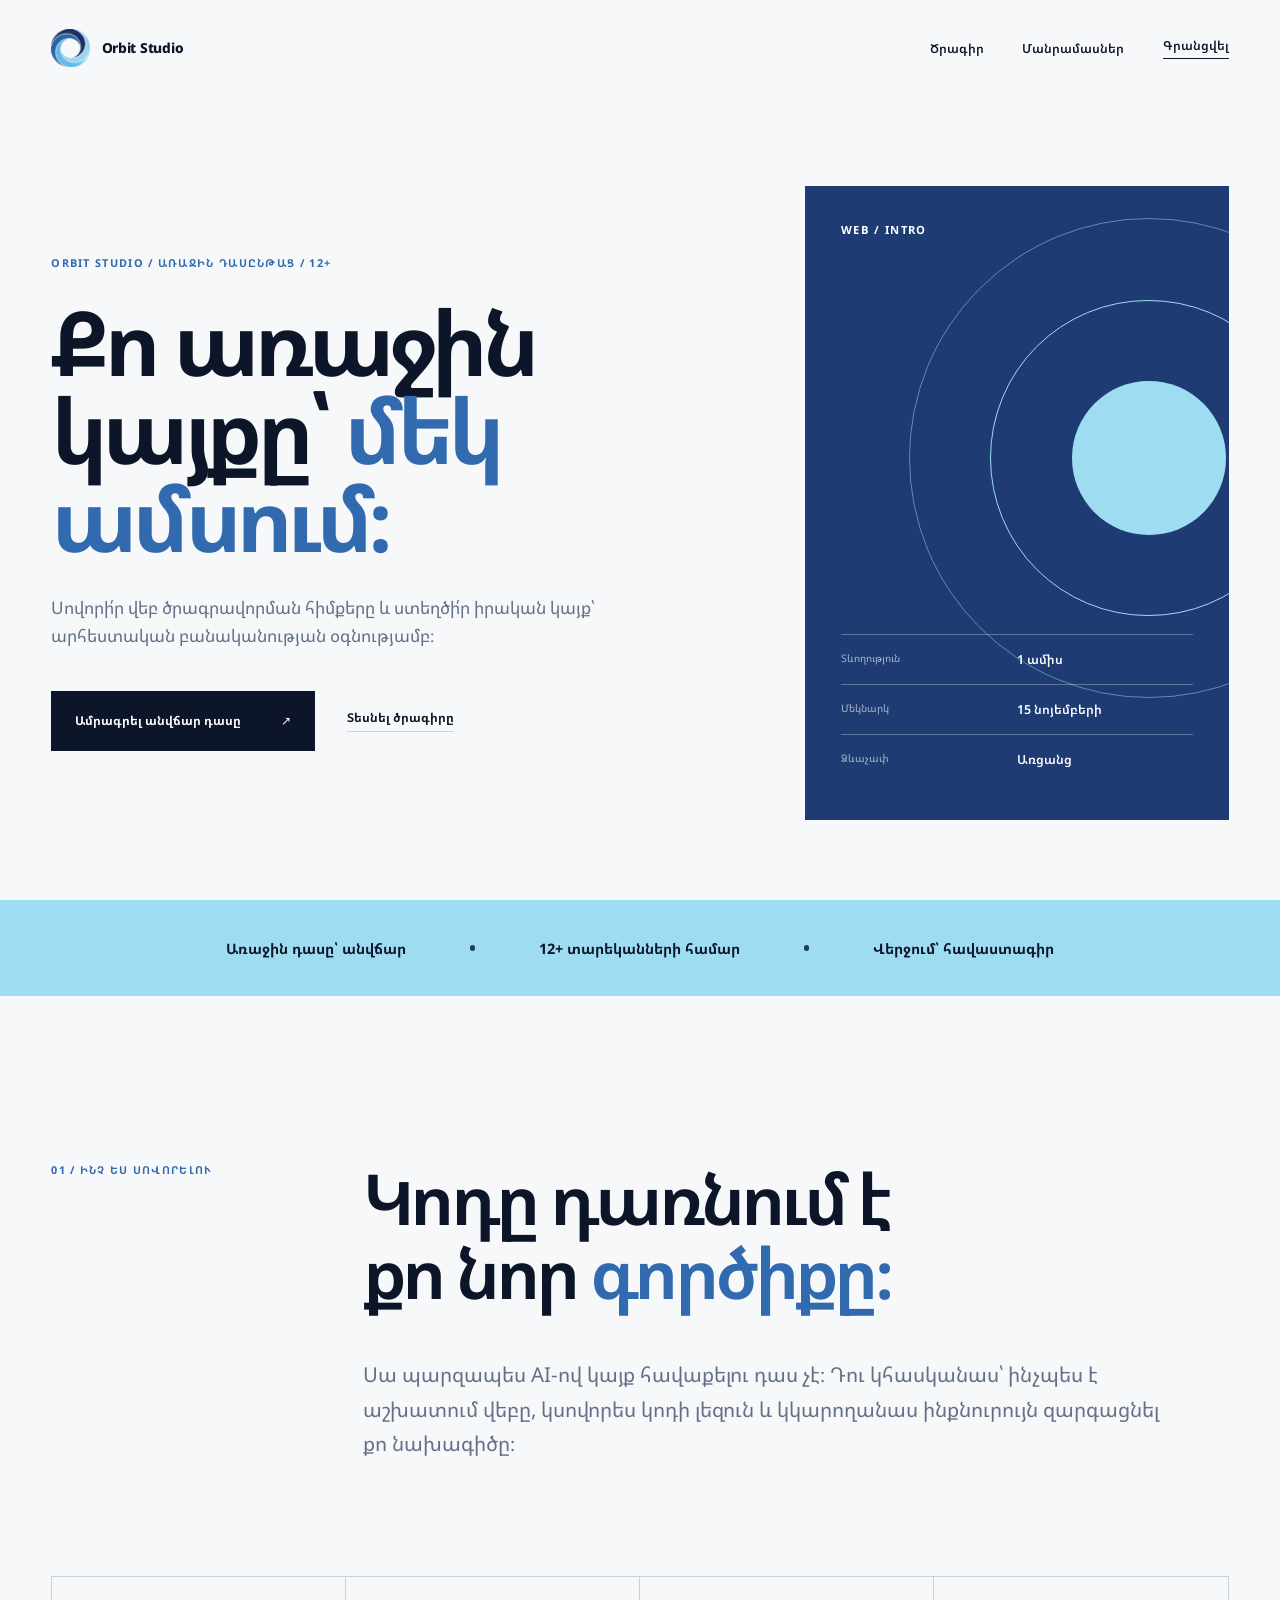
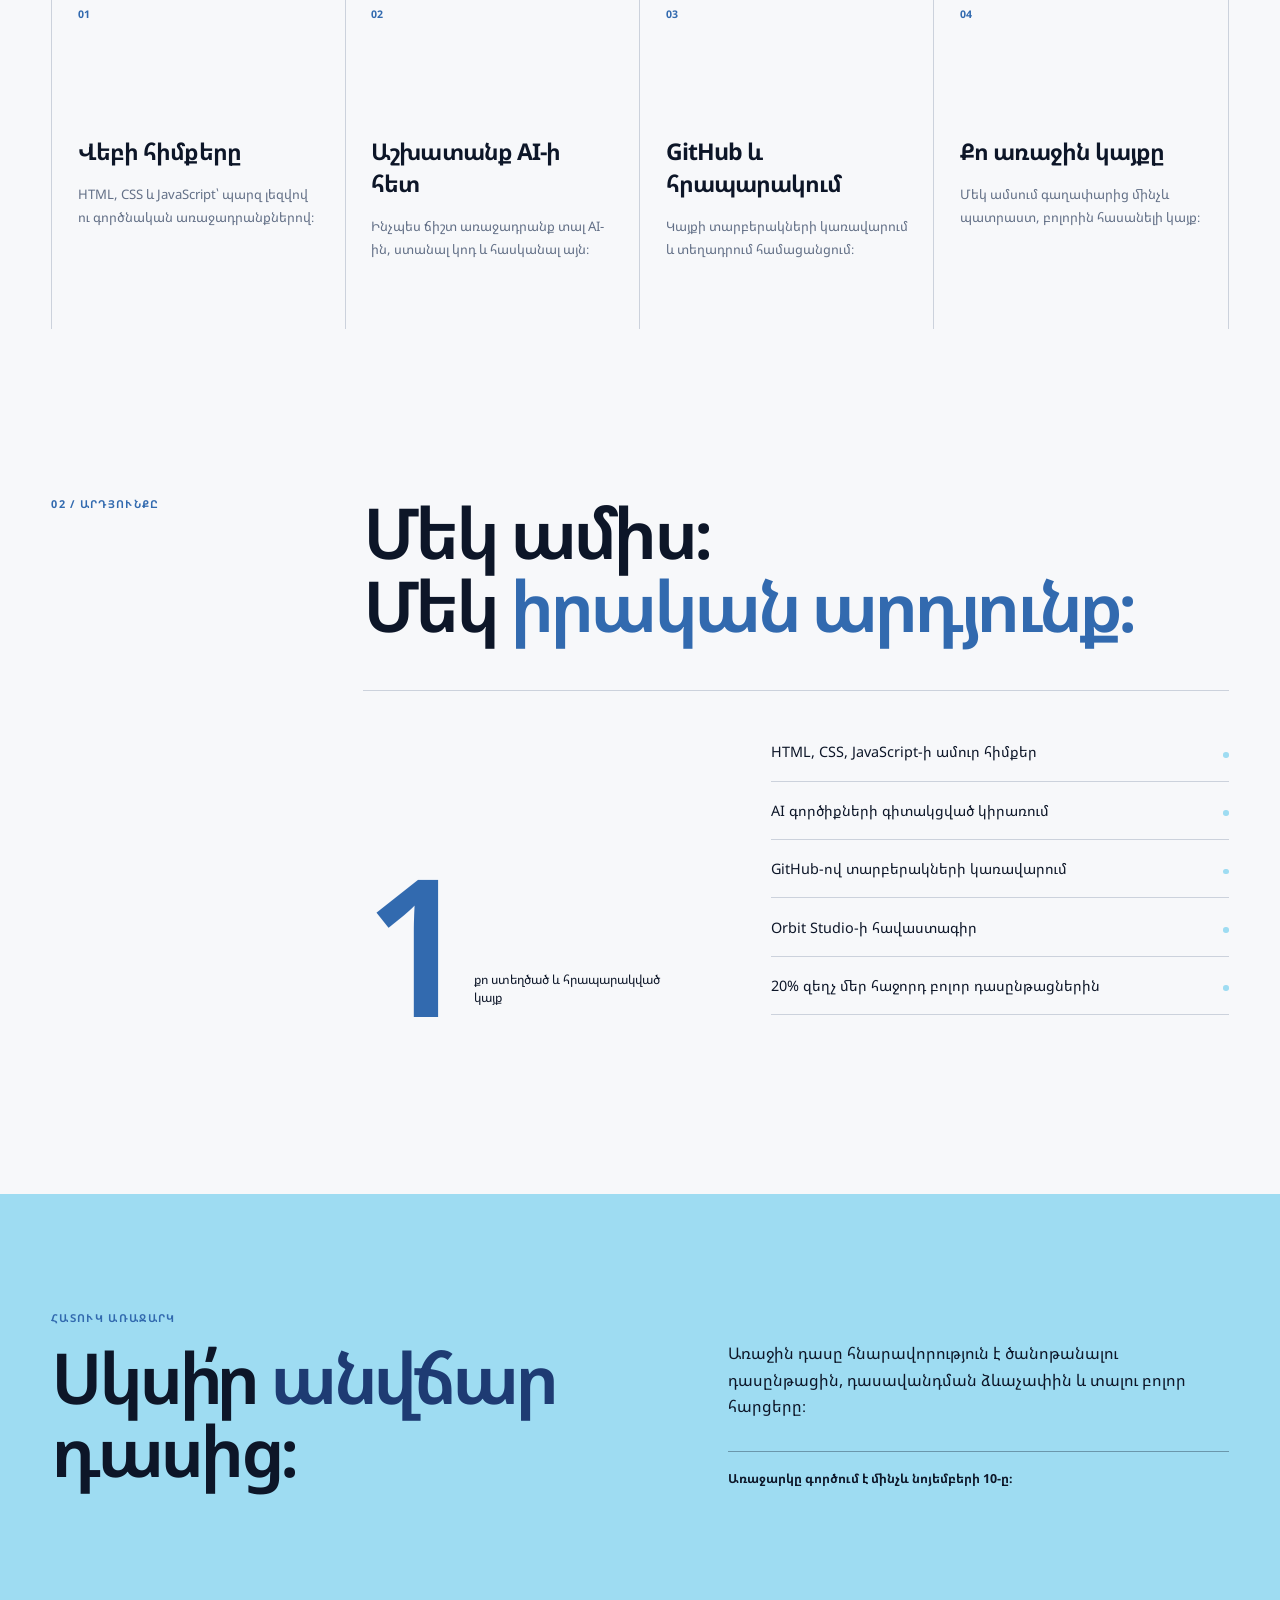
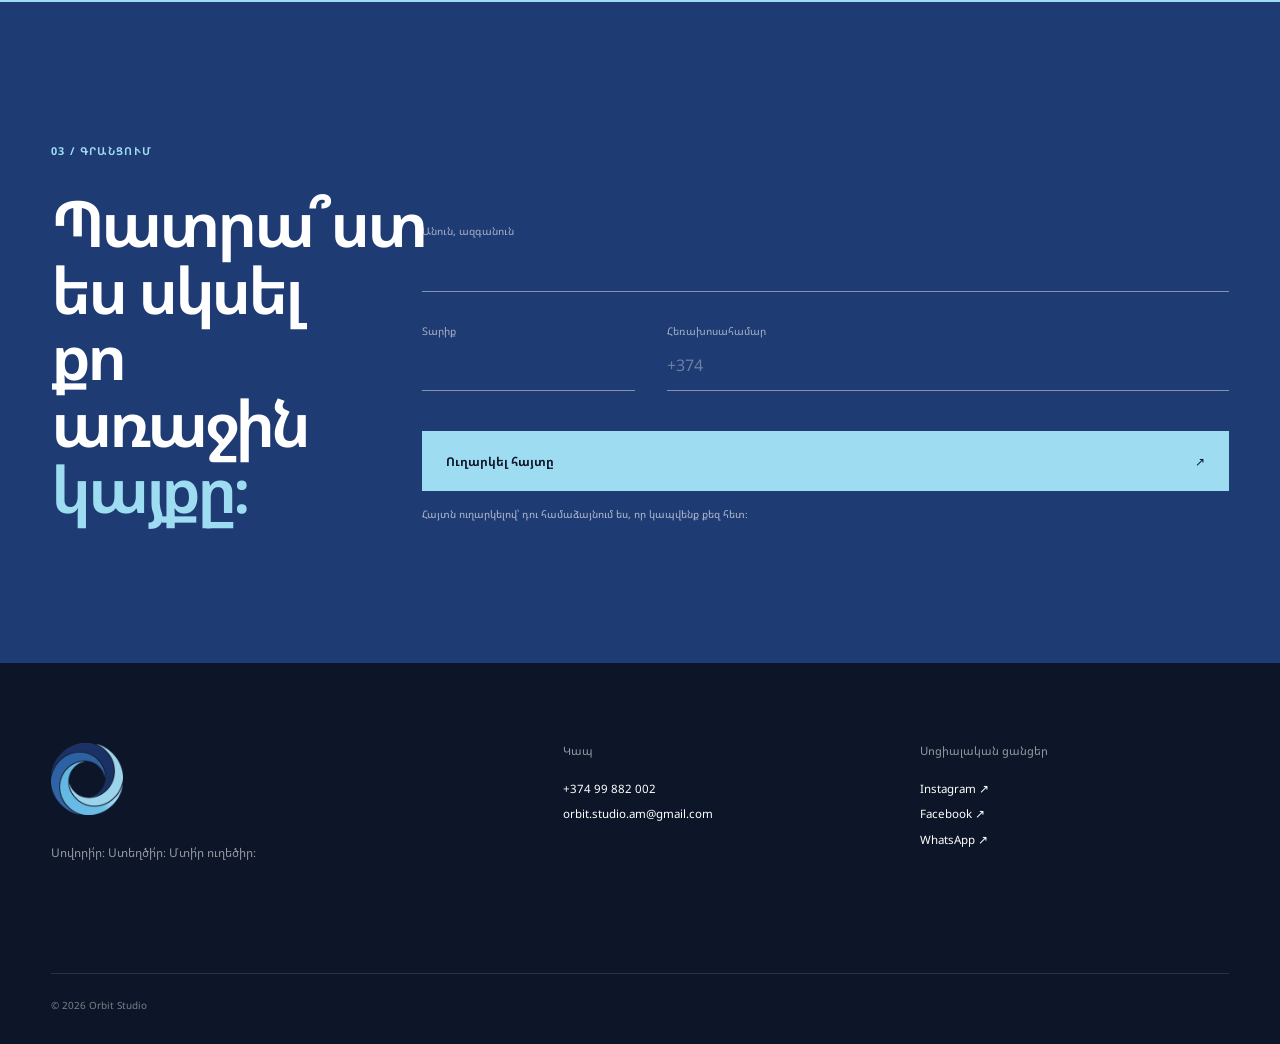
<file: index.html>
<!doctype html>
<html lang="hy">
<head>
  <!-- Google tag (gtag.js) -->
  <script async src="https://www.googletagmanager.com/gtag/js?id=G-Q99MQCWEY4"></script>
  <script>
    window.dataLayer = window.dataLayer || [];
    function gtag(){dataLayer.push(arguments);}
    gtag('js', new Date());
    gtag('config', 'G-Q99MQCWEY4');
  </script>
  <meta charset="utf-8">
  <meta name="viewport" content="width=device-width, initial-scale=1">
  <meta name="theme-color" content="#0d1628">
  <meta name="description" content="Սովորի՛ր վեբ ծրագրավորման հիմքերը և ստեղծի՛ր իրական կայք՝ արհեստական բանականության օգնությամբ։ Orbit Studio Web Intro։">
  <link rel="canonical" href="https://orbit-studio.am/">
  <meta property="og:type" content="website">
  <meta property="og:url" content="https://orbit-studio.am/">
  <meta property="og:title" content="Web Intro — Orbit Studio">
  <meta property="og:description" content="Սովորի՛ր վեբ ծրագրավորման հիմքերը և ստեղծի՛ր իրական կայք՝ արհեստական բանականության օգնությամբ։">
  <title>Web Intro — Orbit Studio</title>
  <link rel="icon" href="./favicon.svg" type="image/svg+xml">
  <link rel="preconnect" href="https://fonts.googleapis.com">
  <link rel="preconnect" href="https://fonts.gstatic.com" crossorigin>
  <link href="https://fonts.googleapis.com/css2?family=Noto+Sans+Armenian:wght@400;500;600;700;800&display=swap" rel="stylesheet">
  <link rel="stylesheet" href="./styles.css">
  <script src="./script.js" defer></script>
</head>
<body>
  <div class="site-shell">
    <header class="site-header">
      <a class="brand" href="#top" aria-label="Orbit Studio — գլխավոր էջ">
        <img src="./img/orbit_logo.svg" alt="">
        <span>Orbit Studio</span>
      </a>
      <nav aria-label="Հիմնական նավիգացիա">
        <a href="#program">Ծրագիր</a>
        <a href="#details">Մանրամասներ</a>
        <a class="nav-cta" href="#apply">Գրանցվել</a>
      </nav>
    </header>
    <main id="top">
      <section class="hero" aria-labelledby="hero-title">
        <div class="hero-copy">
          <p class="eyebrow">Orbit Studio / Առաջին դասընթաց / 12+</p>
          <h1 id="hero-title">Քո առաջին<br>կայքը՝ <em>մեկ ամսում։</em></h1>
          <p class="hero-summary">Սովորի՛ր վեբ ծրագրավորման հիմքերը և ստեղծի՛ր իրական կայք՝ արհեստական բանականության օգնությամբ։</p>
          <div class="hero-actions">
            <a class="button button-primary" href="#apply">Ամրագրել անվճար դասը <span aria-hidden="true">↗</span></a>
            <a class="text-link" href="#program">Տեսնել ծրագիրը</a>
          </div>
        </div>
        <aside class="hero-panel" aria-label="Դասընթացի հիմնական տվյալներ">
          <div class="panel-mark">WEB / INTRO</div>
          <div class="panel-orbit" aria-hidden="true"><span></span><span></span><span></span></div>
          <dl>
            <div><dt>Տևողություն</dt><dd>1 ամիս</dd></div>
            <div><dt>Մեկնարկ</dt><dd>15 նոյեմբերի</dd></div>
            <div><dt>Ձևաչափ</dt><dd>Առցանց</dd></div>
          </dl>
        </aside>
      </section>
      <section class="ticker" aria-label="Կարևոր տեղեկություն">
        <span>Առաջին դասը՝ անվճար</span><i></i>
        <span>12+ տարեկանների համար</span><i></i>
        <span>Վերջում՝ հավաստագիր</span>
      </section>
      <section class="intro section-grid" id="program">
        <p class="section-label">01 / Ինչ ես սովորելու</p>
        <div class="section-content">
          <h2>Կոդը դառնում է<br>քո նոր <em>գործիքը։</em></h2>
          <p class="lead">Սա պարզապես AI-ով կայք հավաքելու դաս չէ։ Դու կհասկանաս՝ ինչպես է աշխատում վեբը, կսովորես կոդի լեզուն և կկարողանաս ինքնուրույն զարգացնել քո նախագիծը։</p>
        </div>
      </section>
      <section class="curriculum" aria-label="Դասընթացի ծրագիր">
        <article><span>01</span><h3>Վեբի հիմքերը</h3><p>HTML, CSS և JavaScript՝ պարզ լեզվով ու գործնական առաջադրանքներով։</p></article>
        <article><span>02</span><h3>Աշխատանք AI-ի հետ</h3><p>Ինչպես ճիշտ առաջադրանք տալ AI-ին, ստանալ կոդ և հասկանալ այն։</p></article>
        <article><span>03</span><h3>GitHub և հրապարակում</h3><p>Կայքի տարբերակների կառավարում և տեղադրում համացանցում։</p></article>
        <article><span>04</span><h3>Քո առաջին կայքը</h3><p>Մեկ ամսում գաղափարից մինչև պատրաստ, բոլորին հասանելի կայք։</p></article>
      </section>
      <section class="outcome section-grid" id="details">
        <p class="section-label">02 / Արդյունքը</p>
        <div class="section-content">
          <h2>Մեկ ամիս։<br>Մեկ <em>իրական արդյունք։</em></h2>
          <div class="outcome-grid">
            <div class="big-stat"><strong>1</strong><span>քո ստեղծած և հրապարակված կայք</span></div>
            <ul>
              <li>HTML, CSS, JavaScript-ի ամուր հիմքեր</li>
              <li>AI գործիքների գիտակցված կիրառում</li>
              <li>GitHub-ով տարբերակների կառավարում</li>
              <li>Orbit Studio-ի հավաստագիր</li>
              <li>20% զեղչ մեր հաջորդ բոլոր դասընթացներին</li>
            </ul>
          </div>
        </div>
      </section>
      <section class="offer" aria-label="Հատուկ առաջարկ">
        <div><p class="eyebrow">Հատուկ առաջարկ</p><h2>Սկսի՛ր <em>անվճար</em> դասից։</h2></div>
        <div class="offer-note">
          <p>Առաջին դասը հնարավորություն է ծանոթանալու դասընթացին, դասավանդման ձևաչափին և տալու բոլոր հարցերը։</p>
          <strong>Առաջարկը գործում է մինչև նոյեմբերի 10-ը։</strong>
        </div>
      </section>
      <section class="apply section-grid" id="apply">
        <div>
          <p class="section-label light">03 / Գրանցում</p>
          <h2>Պատրա՞ստ ես սկսել<br>քո առաջին <em>կայքը։</em></h2>
        </div>
        <form id="registration-form" action="https://formspree.io/f/mwlvwpwe" method="POST">
          <input type="hidden" name="_subject" value="Նոր հայտ — Orbit Studio Web Intro">
          <label><span>Անուն, ազգանուն</span><input name="name" autocomplete="name" required></label>
          <div class="form-row">
            <label><span>Տարիք</span><input name="age" type="number" min="12" inputmode="numeric" required></label>
            <label><span>Հեռախոսահամար</span><input name="phone" type="tel" autocomplete="tel" placeholder="+374" required></label>
          </div>
          <button class="button button-light" type="submit" id="submit-button">Ուղարկել հայտը <span aria-hidden="true">↗</span></button>
          <p class="form-note" id="form-status" aria-live="polite">Հայտն ուղարկելով՝ դու համաձայնում ես, որ կապվենք քեզ հետ։</p>
        </form>
      </section>
    </main>
    <footer>
      <div class="footer-brand">
        <img src="./img/orbit_logo.svg" alt="Orbit Studio">
        <p>Սովորի՛ր։ Ստեղծի՛ր։ Մտի՛ր ուղեծիր։</p>
      </div>
      <div class="footer-contact">
        <p>Կապ</p>
        <a href="tel:+37499882002">+374 99 882 002</a>
        <a href="mailto:orbit.studio.am@gmail.com">orbit.studio.am@gmail.com</a>
      </div>
      <div class="footer-social">
        <p>Սոցիալական ցանցեր</p>
        <a href="https://www.instagram.com/orbit.studio.am?vrfl=NHZqNXRhY3AzamJw" target="_blank" rel="noopener noreferrer">Instagram <span aria-hidden="true">↗</span></a>
        <a href="https://www.facebook.com/profile.php?id=61594542717155" target="_blank" rel="noopener noreferrer">Facebook <span aria-hidden="true">↗</span></a>
        <a href="https://wa.me/37499882002" target="_blank" rel="noopener noreferrer">WhatsApp <span aria-hidden="true">↗</span></a>
      </div>
      <p class="copyright">© <span id="current-year">2026</span> Orbit Studio</p>
    </footer>
  </div>
</body>
</html>
</file>
<file: styles.css>
@import url("https://fonts.googleapis.com/css2?family=Noto+Sans+Armenian:wght@400;500;600;700;800&display=swap");
:root{--ink:#0d1628;--paper:#f7f8fa;--white:#fff;--blue:#1e3b73;--blue-bright:#326aaf;--sky:#9edcf2;--line:#ccd2dc;--muted:#637087;--space-page:clamp(1.25rem,4vw,4.5rem);--max-width:92rem}
*{box-sizing:border-box}html{scroll-behavior:smooth}body{margin:0;min-width:20rem;background:var(--paper);color:var(--ink);font-family:"Noto Sans Armenian",Arial,sans-serif;font-synthesis:none}a{color:inherit;text-decoration:none}button,input{font:inherit}button{cursor:pointer}::selection{background:var(--sky);color:var(--ink)}.site-shell{overflow:hidden}.site-header{position:relative;z-index:10;display:flex;align-items:center;justify-content:space-between;width:min(calc(100% - var(--space-page)*2),var(--max-width));height:6rem;margin:0 auto}.brand{display:inline-flex;align-items:center;gap:.75rem;font-size:.86rem;font-weight:800;letter-spacing:-.02em}.brand img{width:2.4rem;height:2.4rem;object-fit:contain}nav{display:flex;align-items:center;gap:clamp(1rem,3vw,2.75rem);font-size:.78rem;font-weight:600}.nav-cta{border-bottom:1px solid var(--ink);padding-bottom:.25rem}.hero{display:grid;grid-template-columns:minmax(0,1.28fr) minmax(22rem,.72fr);width:min(calc(100% - var(--space-page)*2),var(--max-width));min-height:calc(100svh - 6rem);margin:0 auto;padding:clamp(4rem,10vh,8rem) 0 5rem}.hero-copy{align-self:center;padding-right:clamp(2rem,8vw,8rem)}.eyebrow,.section-label{margin:0;color:var(--blue-bright);font-size:.68rem;font-weight:700;letter-spacing:.12em;text-transform:uppercase}h1,h2,h3,p{margin-top:0}h1,h2{letter-spacing:-.065em}h1{max-width:12ch;margin:1.75rem 0 2rem;font-size:clamp(3.4rem,7vw,7.8rem);font-weight:700;line-height:.98}h1 em,h2 em{color:var(--blue-bright);font-style:normal}.hero-summary{max-width:38rem;margin-bottom:2.5rem;color:var(--muted);font-size:clamp(1rem,1.35vw,1.25rem);line-height:1.65}.hero-actions{display:flex;align-items:center;gap:2rem}.button{display:inline-flex;align-items:center;justify-content:space-between;gap:2.5rem;min-height:3.75rem;border:0;padding:0 1.5rem;font-size:.76rem;font-weight:700;transition:background 180ms ease,color 180ms ease,transform 180ms ease}.button:hover{transform:translateY(-2px)}.button:disabled{cursor:wait;opacity:.7}.button-primary{background:var(--ink);color:var(--white)}.button-primary:hover{background:var(--blue-bright)}.text-link{border-bottom:1px solid var(--line);padding-bottom:.3rem;font-size:.76rem;font-weight:700}.hero-panel{position:relative;display:flex;min-height:36rem;padding:2.25rem;overflow:hidden;background:var(--blue);color:var(--white);flex-direction:column;justify-content:space-between}.panel-mark{position:relative;z-index:2;font-size:.7rem;font-weight:700;letter-spacing:.12em}.panel-orbit{position:absolute;inset:2rem -10rem auto auto;width:30rem;height:30rem}.panel-orbit span{position:absolute;inset:0;border:1px solid rgba(158,220,242,.5);border-radius:50%}.panel-orbit span:nth-child(2){inset:17%;border-color:var(--sky)}.panel-orbit span:nth-child(3){inset:34%;background:var(--sky)}.hero-panel dl{position:relative;z-index:2;margin:0}.hero-panel dl div{display:grid;grid-template-columns:1fr 1fr;border-top:1px solid rgba(255,255,255,.3);padding:1rem 0}.hero-panel dt{color:rgba(255,255,255,.62);font-size:.65rem}.hero-panel dd{margin:0;font-size:.78rem;font-weight:600}.ticker{display:flex;align-items:center;justify-content:center;gap:clamp(1.5rem,5vw,5rem);min-height:6rem;padding:1rem var(--space-page);background:var(--sky);color:var(--ink);font-size:clamp(.72rem,1.2vw,.9rem);font-weight:700}.ticker i{width:.32rem;height:.32rem;border-radius:50%;background:var(--blue)}.section-grid{display:grid;grid-template-columns:minmax(10rem,.36fr) minmax(0,1fr);width:min(calc(100% - var(--space-page)*2),var(--max-width));margin:0 auto}.intro{padding:clamp(7rem,13vw,13rem) 0 clamp(5rem,9vw,9rem)}.section-content h2,.offer h2,.apply h2{margin:0 0 3rem;font-size:clamp(2.8rem,5.5vw,6rem);font-weight:650;line-height:1.04}.lead{max-width:51rem;margin:0;color:var(--muted);font-size:clamp(1.05rem,1.6vw,1.45rem);line-height:1.7}.curriculum{display:grid;grid-template-columns:repeat(4,1fr);width:min(calc(100% - var(--space-page)*2),var(--max-width));margin:0 auto clamp(7rem,13vw,13rem);border-top:1px solid var(--line)}.curriculum article{min-height:22rem;border-right:1px solid var(--line);padding:1.5rem clamp(1rem,2vw,2rem)}.curriculum article:first-child{border-left:1px solid var(--line)}.curriculum article>span{color:var(--blue-bright);font-size:.66rem;font-weight:700}.curriculum h3{margin:7rem 0 1rem;font-size:clamp(1.1rem,1.8vw,1.55rem);letter-spacing:-.04em}.curriculum p{margin:0;color:var(--muted);font-size:.82rem;line-height:1.7}.outcome{padding-bottom:clamp(8rem,14vw,14rem)}.outcome-grid{display:grid;grid-template-columns:.8fr 1.2fr;gap:clamp(3rem,8vw,8rem);padding-top:2rem;border-top:1px solid var(--line)}.big-stat{display:flex;align-items:flex-end;gap:1rem}.big-stat strong{color:var(--blue-bright);font-size:clamp(7rem,15vw,14rem);font-weight:600;line-height:.75;letter-spacing:-.08em}.big-stat span{max-width:12rem;padding-bottom:.5rem;font-size:.78rem;line-height:1.45}.outcome ul{margin:0;padding:0;list-style:none}.outcome li{position:relative;border-bottom:1px solid var(--line);padding:1.2rem 2rem 1.2rem 0;font-size:.9rem}.outcome li:after{position:absolute;top:50%;right:0;width:.35rem;height:.35rem;border-radius:50%;background:var(--sky);content:""}.offer{display:grid;grid-template-columns:1.1fr .9fr;gap:4rem;padding:clamp(5rem,9vw,9rem) max(var(--space-page),calc((100vw - var(--max-width))/2));background:var(--sky)}.offer h2{margin:1rem 0 0}.offer h2 em{color:var(--blue)}.offer-note{align-self:end;max-width:34rem}.offer-note p{margin-bottom:2rem;font-size:1rem;line-height:1.65}.offer-note strong{display:block;border-top:1px solid rgba(13,22,40,.35);padding-top:1.1rem;font-size:.78rem}.apply{gap:5rem;max-width:none;width:100%;padding:clamp(6rem,11vw,11rem) max(var(--space-page),calc((100vw - var(--max-width))/2));background:var(--blue);color:var(--white)}.section-label.light{margin-bottom:2rem;color:var(--sky)}.apply h2{margin:0;font-size:clamp(2.7rem,5vw,5.5rem)}.apply h2 em{color:var(--sky)}form{align-self:end}label{display:block}label>span{display:block;margin-bottom:.6rem;color:rgba(255,255,255,.6);font-size:.66rem}input{width:100%;border:0;border-bottom:1px solid rgba(255,255,255,.45);border-radius:0;outline:0;padding:.4rem 0 .9rem;background:transparent;color:var(--white);font-size:1rem}input:focus{border-color:var(--sky)}input::placeholder{color:rgba(255,255,255,.35)}.form-row{display:grid;grid-template-columns:.38fr 1fr;gap:2rem;margin:2rem 0 2.5rem}.button-light{width:100%;background:var(--sky);color:var(--ink)}.button-light:hover{background:var(--white)}.form-note{margin:1rem 0 0;color:rgba(255,255,255,.65);font-size:.65rem;line-height:1.5}footer{display:grid;grid-template-columns:1.5fr 1fr 1fr;gap:3rem;padding:5rem max(var(--space-page),calc((100vw - var(--max-width))/2)) 2rem;background:var(--ink);color:var(--white)}.footer-brand img{width:4.5rem;height:4.5rem;object-fit:contain}.footer-brand p{margin:1.5rem 0 0;color:rgba(255,255,255,.55);font-size:.75rem}.footer-contact,.footer-social{display:flex;align-items:flex-start;flex-direction:column;gap:.65rem;font-size:.72rem}.footer-contact p,.footer-social p{margin-bottom:.75rem;color:rgba(255,255,255,.55)}.footer-contact a:hover,.footer-social a:hover{color:var(--sky)}.copyright{grid-column:1/-1;margin:4rem 0 0;border-top:1px solid rgba(255,255,255,.12);padding-top:1.5rem;color:rgba(255,255,255,.45);font-size:.62rem}
@media(max-width:900px){nav a:not(.nav-cta){display:none}.hero{grid-template-columns:1fr;gap:3rem;padding-top:5rem}.hero-copy{padding-right:0}.hero-panel{min-height:28rem}.section-grid,.offer,.apply{grid-template-columns:1fr}.section-label{margin-bottom:2.5rem}.curriculum{grid-template-columns:repeat(2,1fr)}.curriculum article:nth-child(3){border-left:1px solid var(--line)}.offer,.apply{gap:4rem}}
@media(max-width:600px){.site-header{height:5rem}.hero{min-height:auto;padding-top:3.5rem}h1{font-size:clamp(3rem,14vw,4.6rem)}.hero-actions{align-items:stretch;flex-direction:column;gap:1.25rem}.text-link{align-self:flex-start}.ticker{align-items:flex-start;flex-direction:column;gap:.8rem;padding-top:1.5rem;padding-bottom:1.5rem}.ticker i{display:none}.section-content h2,.offer h2,.apply h2{font-size:clamp(2.55rem,11vw,4rem)}.curriculum{grid-template-columns:1fr}.curriculum article,.curriculum article:nth-child(3){min-height:auto;border-right:1px solid var(--line);border-left:1px solid var(--line);padding:1.5rem}.curriculum h3{margin-top:4rem}.outcome-grid{grid-template-columns:1fr}.big-stat strong{font-size:9rem}.form-row{grid-template-columns:1fr}footer{grid-template-columns:1fr}.copyright{grid-column:auto}}
@media(prefers-reduced-motion:reduce){html{scroll-behavior:auto}.button{transition:none}}
</file>
